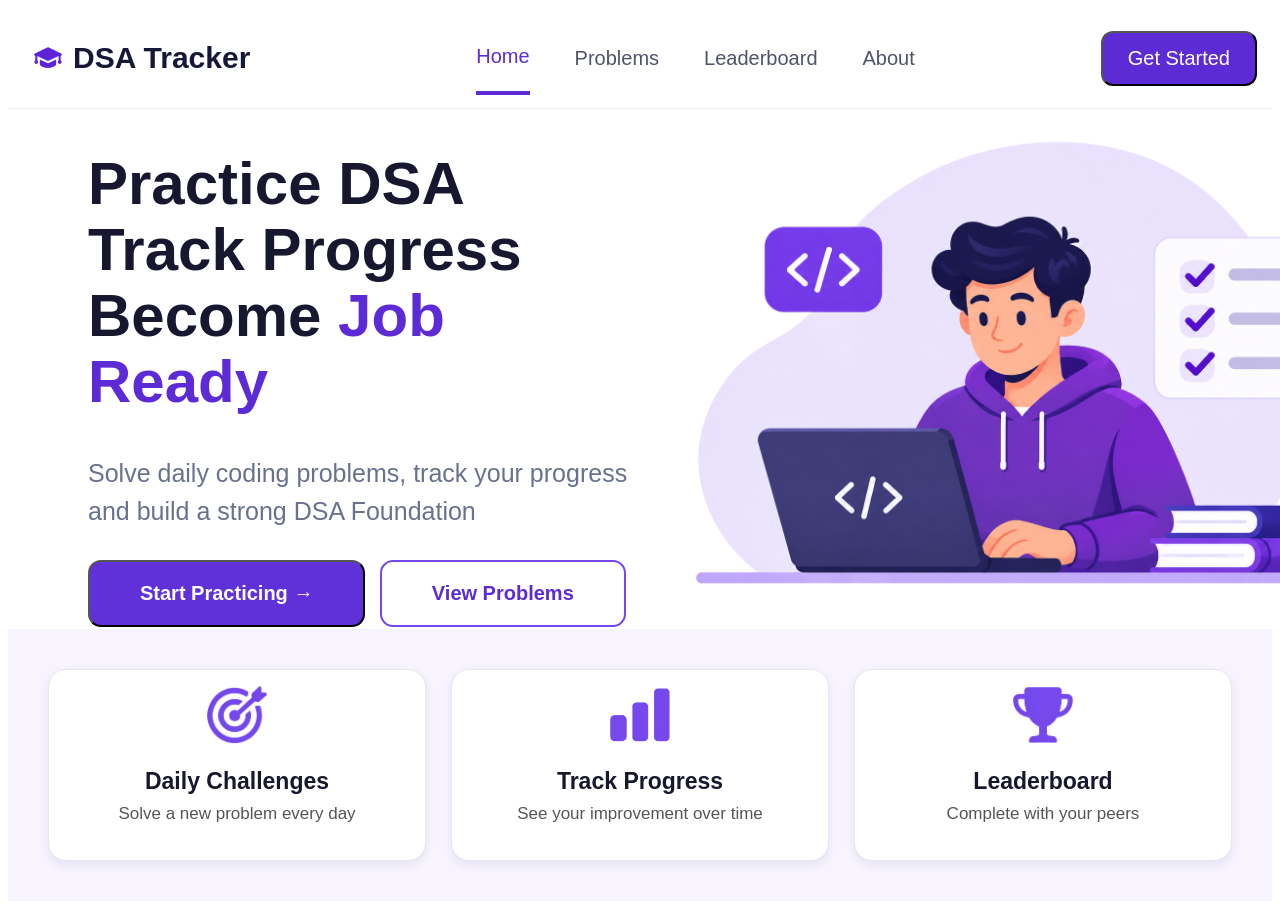
<file: Students Submission/2601034_Komal_Chougule/Task1/index.html>
<html>
    <head>
        <title>Task 1</title>
        <link  rel="stylesheet" href="style.css">
    </head>
    <body>
        <header> <!--header tag is used to create header data-->
            <div class = "img_msg"> <!--this div tag is used to create image and small text-->
                <img src = "./Assets/04.png">
                <h1>DSA Tracker</h1>
            </div>
            <div> <!-- this div tag is used to create navbar data-->
                <ul>
                    <li class = "active">Home</li>
                    <li>Problems</li>
                    <li>Leaderboard</li>
                    <li>About</li>
                </ul>
            </div>
        <button class="get-started">Get Started</button> <!--create one button-->
        </header>
        <div class = "page" > <!--this div tag is used to create upper part of page -->
            <div class = "page-content"> <!--this div tag is used to create left side page-->
                <h1>Practice DSA <br>Track Progress <br>Become <span class = "b-color">Job Ready</span></h1>
                <p class ="msg">Solve daily coding problems, track your progress <br>and build a strong DSA Foundation</p>
                <button class = "btn1"> Start Practicing →</button>
                <button class = "btn2">View Problems</button>
            </div>
            <div class ="image"> <!-- this div tag is used to display image -->
                <img src = "./Assets/05.png">
            </div>
        </div>
        <div class = "box"> <!--this div tag is used to create boxes-->
            <div class = "box1">
                <img src ="./Assets/03.png">
                <h2>Daily Challenges</h2>
                <p>Solve a new problem every day</p>
            </div>
            <div class = "box1">
                <img src ="./Assets/02.png">
                <h2>Track Progress</h2>
                <p>See your improvement over time
            </div>
            <div class = "box1">
                <img src ="./Assets/01.png">
                <h2>Leaderboard</h2>
                <p>Complete with your peers</p>
            </div>
        </div>
    </body>
</html>
</file>
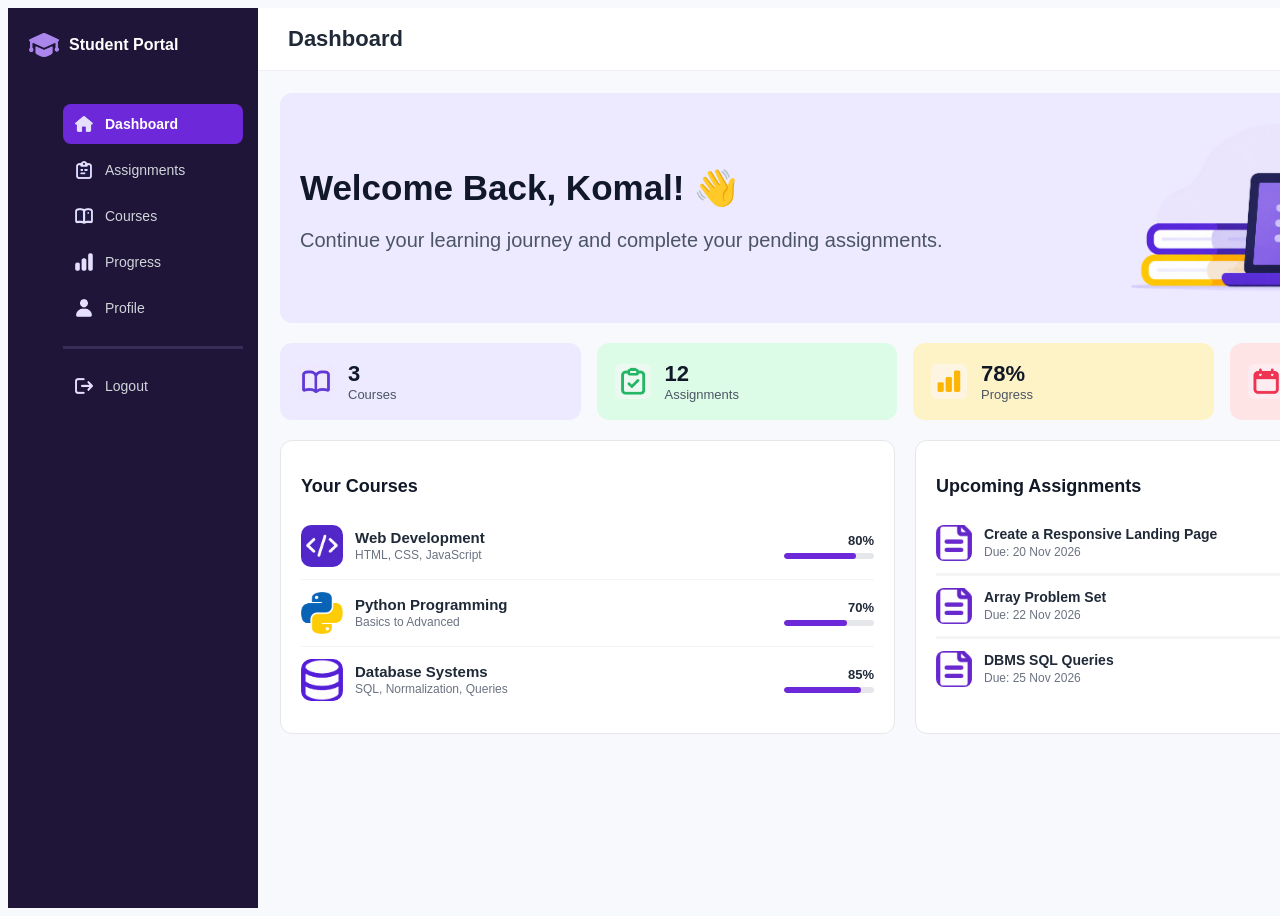
<file: Students Submission/2601034_Komal_Chougule/Task2/index.html>
<!DOCTYPE html>
<html>
<head>
  <title>Task2</title>
  <!-- Links the external CSS file -->
  <link rel="stylesheet" href="style.css">
</head>
<body>

  <!-- Sidebar + Main Area -->
  <div class="page">

    <!--left sidebar -->
    <div class="sidebar">
      <!-- Sidebar  header -->
      <div class="header">
        <img src="./Assets/17.png"class="logo-img">
        <div class="portal-title">Student Portal</div>
      </div>

      <!-- Main navigation links -->
      <ul class="nav-list">
        <li class="nav-item active">
          <img src="./Assets/13.png"class="nav-icon">
          <span>Dashboard</span>
        </li>
        <li class="nav-item">
          <img src="./Assets/12.png"class="nav-icon">
          <span>Assignments</span>
        </li>
        <li class="nav-item">
          <img src="./Assets/11.png" class="nav-icon">
          <span>Courses</span>
        </li>
        <li class="nav-item">
          <img src="./Assets/10.png" class="nav-icon">
          <span>Progress</span>
        </li>
        <li class="nav-item">
          <img src="./Assets/09.png"class="nav-icon">
          <span>Profile</span>
        </li>
      <hr class="sidebar-divider">
      <li class="logout-box">
        <img src="./Assets/08.png"class="nav-icon">
        <span>Logout</span>
      </li>
    </ul>
    </div>

    <!-- Right side main area-->
    <div class="main-area">

      <!-- Top Navbar -->
      <div class="navbar">
        <div class="dash">Dashboard</div>

        <div class="nav-right">
          <img src="./Assets/16.png" class = "bell">
          <img src="./Assets/15.png"class="profile-img">
          <span class="username">Komal</span>
        </div>
      </div>

      <!-- Main Page Content -->
      <div class="container">

        <!-- 1. Welcome message -->
        <div class="welcome-msg">
          <div>
            <h1>Welcome Back, Komal! 👋</h1>
            <p>Continue your learning journey and complete your pending assignments.</p>
          </div>
          <img src="./Assets/18.png"class="computer-img">
        </div>

        <div class="row">
          <div class="card card-purple">
            <img src="./Assets/04.png"class="card-img">
            <div>
              <div class="number">3</div>
              <div class="label">Courses</div>
            </div>
          </div>

          <div class="card card-green">
            <img src="./Assets/03.png"class="card-img">
            <div>
              <div class="number">12</div>
              <div class="label">Assignments</div>
            </div>
          </div>

          <div class="card card-yellow">
            <img src="./Assets/02.png"class="card-img">
            <div>
              <div class="number">78%</div>
              <div class="label">Progress</div>
            </div>
          </div>

          <div class="card card-pink">
            <img src="./Assets/01.png" class="card-img">
            <div>
              <div class="number">5</div>
              <div class="label">Due This Week</div>
            </div>
          </div>
        </div>

        <!-- 3. Bottom Two-Column Section -->
        <div class="bottom-row">

          <!-- Left Panel: Your Courses -->
          <div class="panel">
            <h2>Your Courses</h2>

            <div class="course-item">
              <img src="./Assets/07.png" class="course-img">
              <div class="course-info">
                <div class="course-title">Web Development</div>
                <div class="course-sub">HTML, CSS, JavaScript</div>
              </div>
              <div class="course-progress">
                <div class="percent">80%</div>
                <div class="bar-bg">
                  <div class="bar-fill" style="width: 80%;"></div>
                </div>
              </div>
            </div>

            <div class="course-item">
              <img src="./Assets/06.png"class="course-img">
              <div class="course-info">
                <div class="course-title">Python Programming</div>
                <div class="course-sub">Basics to Advanced</div>
              </div>
              <div class="course-progress">
                <div class="percent">70%</div>
                <div class="bar-bg">
                  <div class="bar-fill" style="width: 70%;"></div>
                </div>
              </div>
            </div>

            <div class="course-item">
              <img src="./Assets/05.png"class="course-img">
              <div class="course-info">
                <div class="course-title">Database Systems</div>
                <div class="course-sub">SQL, Normalization, Queries</div>
              </div>
              <div class="course-progress">
                <div class="percent">85%</div>
                <div class="bar-bg">
                  <div class="bar-fill" style="width: 85%;"></div>
                </div>
              </div>
            </div>
          </div>

          <!-- Right Panel: Upcoming Assignments -->
          <div class="panel">
            <h2>Upcoming Assignments</h2>

            <div class="assignment-item">
              <img src="./Assets/14.png" class="doc-img">
              <div class="assignment-info">
                <div class="assignment-title">Create a Responsive Landing Page</div>
                <div class="assignment-date">Due: 20 Nov 2026</div>
              </div>
              <span class="badge">Pending</span>
            </div>

            <div class="assignment-item">
              <img src="./Assets/14.png"class="doc-img">
              <div class="assignment-info">
                <div class="assignment-title">Array Problem Set</div>
                <div class="assignment-date">Due: 22 Nov 2026</div>
              </div>
              <span class="badge">Pending</span>
            </div>

            <div class="assignment-item">
              <img src="./Assets/14.png" class="doc-img">
              <div class="assignment-info">
                <div class="assignment-title">DBMS SQL Queries</div>
                <div class="assignment-date">Due: 25 Nov 2026</div>
              </div>
              <span class="pending">Pending</span>
            </div>
          </div>
        </div>
      </div>
    </div>
  </div>
</body>
</html>
</file>
<file: Students Submission/2601034_Komal_Chougule/Task1/style.css>
/* Body styling */
body {
    font-family: Arial, Helvetica, sans-serif; /* all content is used this font family*/
    background-color: #ffffff; /* set background color of body */
    color: #17172f; /* set text color */
}
header {
    height: 70px; /*set height */
    padding: 15px; /* set padding */
    display: flex; /* Arranges items in a flexible row */
    align-items: center; /* items to the center*/
    justify-content: space-between; /* Distributes items with maximum space between them */
    border-bottom: 1px solid #eeeeF5;
}
.img_msg {
    display: flex; /* Arranges items in a flexible row */
    align-items: center; /* items to the center*/
    color: #171739;  /* set text color */
    font-weight: bold; /* set text in bold */
    font-size: 15px;  /* set text size */
}
img {
    width: 50px; /* set image width */
    height: 50px; /* set image height */
    object-fit: contain; /* fit image without cropping */
}
ul {
    display: flex;
    align-items: center;
    gap: 45px; /* gap between two items */
    list-style: none;
}
li {
    color: #50536a;
    font-size: 20px;
    display: flex;
    align-items: center;
    height: 70px;
}
li.active {
    color: #5c2bd5;
    border-bottom: 4px solid #5c2bd5; /* add solid line at the bottom */
}
li:not(.active):hover {
    color: #6132d8;
    border-bottom: 4px solid #5c2bd5;
}

/* Get Started button */
.get-started {
    background-color: #5c2bd5; /* set background color */
    color: white;
    padding: 14px 25px;
    border-radius: 12px; /* set Rounds the corners of the element */
    font-size: 20px;
}

/* Get Started hover */
.get-started:hover {
    background-color: #4218a9;
}


/* ================= main page section ================= */

.page {
    height: 500px;
    padding: 10px;
    display: flex;
    align-items: center;
    justify-content: space-between;
    gap: 10px;
    margin-left: 70px;
}

/* Left side content */
.page-content {
    flex: 1;
}

/* Main heading */
.page-content h1 {
    font-weight: bold;
    font-size: 60px;
    line-height: 1.1;

}
.page-content h1 span {
    color: #5c2bd5;
}

/* page description */
.page-content p {
    font-size: 25px;
    line-height: 1.5;
    color: #69718f;
    width: 540px;
    margin-bottom: 30px;
}
.btn1 {
    background-color: #6030d9;
    color: white;
    padding: 20px 50px;
    border-radius: 13px;
    font-size: 20px;
    font-weight: bold;
}
.btn2 {
    background-color: white;
    color: #5c2bd5;
    border: 2px solid #7547f2;
    padding: 20px 50px;
    border-radius: 13px;
    font-size: 20px;
    font-weight: bold;
    margin-left: 10px; 
}
.image img {
    width: 800px;
    height: 500px;
    object-fit: contain;
    margin-right: 50px;
}
.box {
    background-color: #f7f4ff;
    padding: 40px;
    display: flex;
    justify-content: space-between;
    gap: 25px;
}

.box1 {
    background-color: white;
    flex: 1;
    height: 160px;
    padding: 15px 15px;
    text-align: center;
    border: 1px solid #e9e5f4;
    border-radius: 18px;
    box-shadow: 0 4px 10px #28145a14;
    line-height: 0.8;
}

.box1 img {
    width: 60px;
    height: 60px;
    object-fit: contain;
    margin-bottom: 8px;
}

.box1 h2 {
    font-size: 23px;
    margin-bottom: 10px;
}

.box1 p {
    font-size: 17px;
    color: #555555;
}
</file>
<file: Students Submission/2601034_Komal_Chougule/Task2/style.css>
/* Main page background */
body {
  background-color: #f8f9fc; /* set background color of body */
  color: #1f2937; /* set font color of all text */
  width : 1500px; /* set width of page */
  font-family: Arial, Helvetica, sans-serif; /* all content is used this font family*/
}
.page {
  display: flex; /* Arranges items in a flexible row */
  height: 100vh; /*set height */
}

.sidebar {
  width: 220px;
  background-color: #1e1538; /* Dark purple sidebar */
  color: #ffffff;
  padding: 22px 15px; /* set padding */
  display: flex;
  flex-direction: column; /* Arranges flex items vertically, from top to bottom */
}

.header {
  display: flex;
  align-items: center; /* items to the center*/
  gap: 10px; /* gap between two items */
  margin-bottom: 28px; /* set margin to bottom */
  padding: 0 6px;
}
.sidebar-divider {
  border: none;  /* set border is none */
  border-top: 3px solid #372d58; /* set border to top of the items */
  margin: 18px 0;
}

.logo-img {
  width: 30px;
  height: 30px;
  object-fit: contain; /* fit image without cropping */
}

.portal-title {
  font-size: 16px; /* set size of text */
  font-weight: bold;/* set thickness of text */
  line-height: 1.2; /* set height of line */
}

/* Sidebar menu items */
.nav-list {
  list-style: none; /* set list style is none */
  flex: 1; /* Allows the element to grow and occupy the available space in its flex container */
}

.nav-item {
  display: flex;
  align-items: center;
  gap: 12px;
  padding: 11px 12px;
  border-radius: 8px;
  margin-bottom: 6px;
  font-size: 14px;
  color: #d1d5db;
}

/* Active menu button highlight */
.nav-item.active {
  background-color: #6d28d9;
  color: #ffffff;
  font-weight: bold;
}

.nav-icon {
  width: 18px;
  height: 18px;
  object-fit: contain;
}
/* Logout link at bottom */
.logout-box {
  display: flex;
  align-items: center;
  gap: 12px;
  padding: 10px 12px;
  font-size: 14px;
  color: #d1d5db;
}

/* ================= RIGHT MAIN AREA ================= */
.main-area {
  flex: 1; /* Takes remaining width beside sidebar */
  display: flex;
  flex-direction: column;
}

/* Top Navbar */
.navbar {
  background-color: #ffffff;
  padding: 15px 30px;
  border-bottom: 1px solid #e5e7eb;
  display: flex;
  justify-content: space-between; /* Distributes items with maximum space between them */
  border-bottom: 1px solid #eeeeF5;
  align-items: center;
}

.dash {
  font-size: 22px;
  font-weight: bold;
}

.nav-right {
  display: flex;
  align-items: center;
  gap: 12px;
}
.bell {
  width: 30px;
  height: 30px;
  margin-right: 30px;
  object-fit: cover;
}

/* Profile picture */
.profile-img {
  width: 32px;
  height: 32px;
  border-radius: 50%;
  object-fit: cover;
}

.username {
  font-size: 14px;
  font-weight: bold;
}

/* ================= MAIN CONTAINER ================= */
.container {
  max-width: 1500px;
  width: 100%;
  margin: 22px auto;
  padding: 0 22px;
}

/* ================= Welcome Message ================= */
.welcome-msg {
  background-color: #ede9fe;
  border-radius: 12px;
  padding: 15px 20px;
  display: flex;
  justify-content: space-between;
  align-items: center;
  margin-bottom: 20px;
}

.welcome-msg h1 {
  font-size: 35px;
  margin-bottom: 4px;
  color: #111827;
}

.welcome-msg p {
  font-size: 20px;
  color: #4b5563;
}

.computer-img {
  width: 400px;
  height: 200px;
  object-fit: contain;
}

/* ================= ROW (4 CARDS) ================= */
.row {
  display: flex;
  gap: 16px;
  margin-bottom: 20px;
}

.card {
  flex: 1;
  border-radius: 12px;
  padding: 18px;
  display: flex;
  align-items: center;
  gap: 14px;
}

/* Card background colors */
.card-purple { background-color: #ede9fe; }
.card-green  { background-color: #dcfce7; }
.card-yellow { background-color: #fef3c7; }
.card-pink   { background-color: #ffe4e6; }

.card-img {
  width: 36px;
  height: 36px;
  object-fit: contain;
}

.number {
  font-size: 22px;
  font-weight: bold;
  color: #111827;
}

.label {
  font-size: 13px;
  color: #4b5563;
}

/* ================= BOTTOM TWO COLUMNS ================= */
.bottom-row {
  display: flex;
  gap: 20px;
}

.panel {
  flex: 1;
  background-color: #ffffff;
  border: 1px solid #e5e7eb;
  border-radius: 12px;
  padding: 20px;
}

.panel h2 {
  font-size: 18px;
  margin-bottom: 16px;
  color: #111827;
}

/* ================= COURSES LIST ================= */
.course-item {
  display: flex;
  align-items: center;
  justify-content: space-between;
  padding: 12px 0;
  border-bottom: 1px solid #f3f4f6;
}

.course-item:last-child {
  border-bottom: none;
}

.course-img {
  width: 42px;
  height: 42px;
  border-radius: 10px;
  object-fit: cover;
  margin-right: 12px;
}

.course-info {
  flex: 1;
}

.course-title {
  font-size: 15px;
  font-weight: bold;
}

.course-sub {
  font-size: 12px;
  color: #6b7280;
  margin-top: 2px;
}

/* Progress bar */
.course-progress {
  width: 90px;
  text-align: right;
}

.percent {
  font-size: 13px;
  font-weight: bold;
  margin-bottom: 5px;
}

.bar-bg {
  width: 100%;
  height: 6px;
  background-color: #e5e7eb;
  border-radius: 10px;
  overflow: hidden;
}

.bar-fill {
  height: 100%;
  background-color: #6d28d9;
  border-radius: 10px;
}

/* ================= ASSIGNMENTS LIST ================= */
.assignment-item {
  display: flex;
  align-items: center;
  justify-content: space-between;
  padding: 12px 0;
  border-bottom: 3px solid #f3f4f6;
}

.assignment-item:last-child {
  border-bottom: none;
}

.doc-img {
  width: 36px;
  height: 36px;
  border-radius: 8px;
  object-fit: cover;
  margin-right: 12px;
}

.assignment-info {
  flex: 1;
}

.assignment-title {
  font-size: 14px;
  font-weight: bold;
}

.assignment-date {
  font-size: 12px;
  color: #6b7280;
  margin-top: 3px;
}
.pending {
  background-color: #ffe4e6;
  color: #e11d48;
  font-size: 12px;
  font-weight: bold;
  padding: 5px 10px;
  border-radius: 20px;
}
</file>
